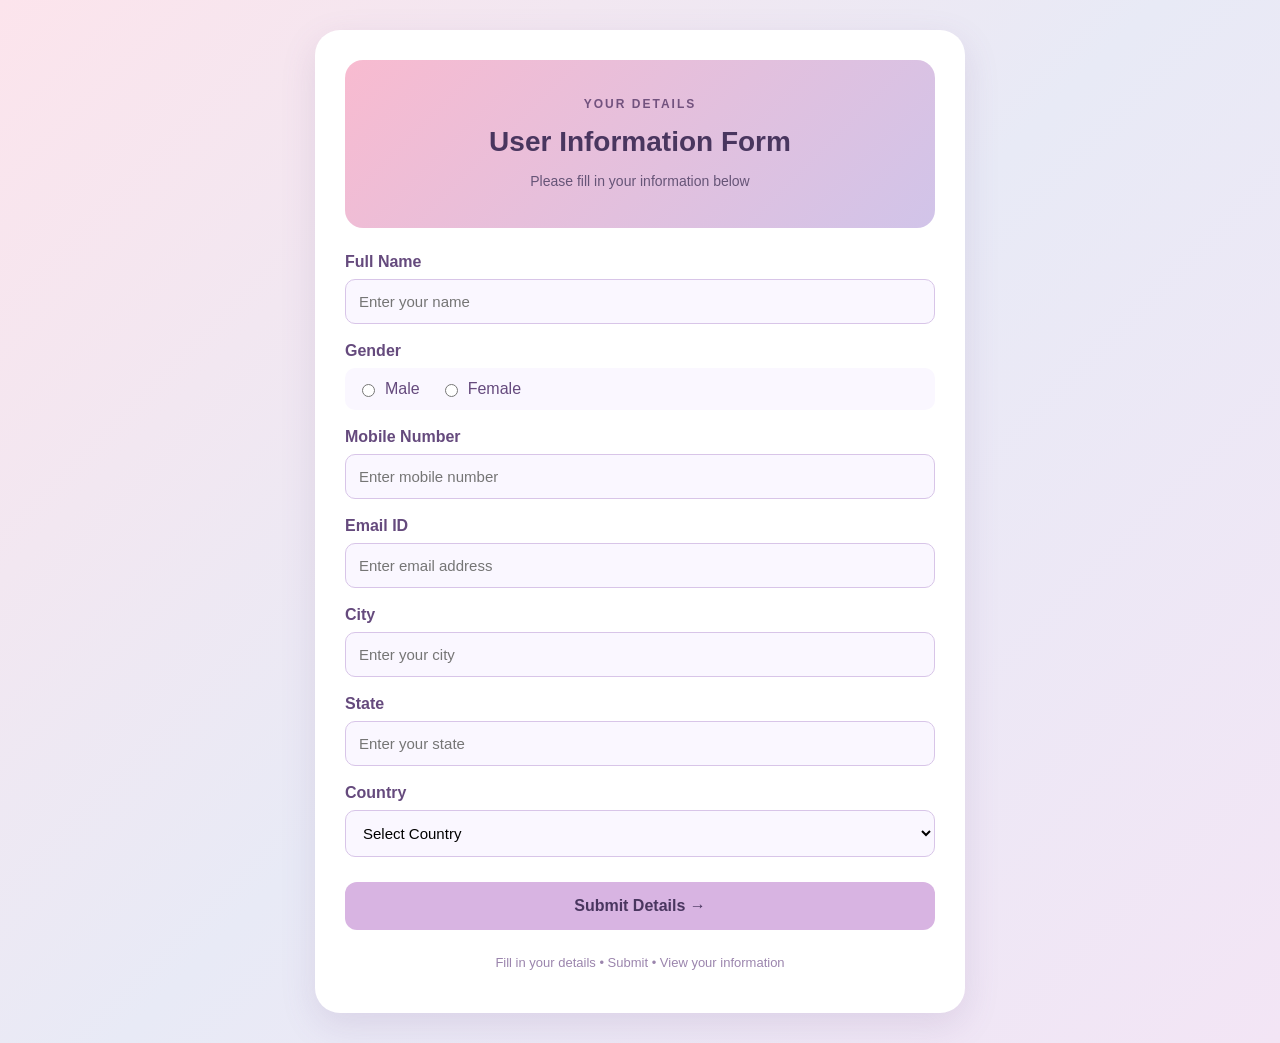
<file: index.html>
<!DOCTYPE html>
<html lang="en">
<head>
    <meta charset="UTF-8">
    <meta name="viewport" content="width=device-width, initial-scale=1.0">
    <title>User Information Form</title>

    <link rel="stylesheet" href="style.css">
</head>

<body>

    <div class="container">

        <header>
            <p class="tagline">YOUR DETAILS</p>
            <h1>User Information Form</h1>
            <p class="subtitle">Please fill in your information below</p>
        </header>

        <form id="userForm">

            <label for="name">Full Name</label>
            <input type="text" id="name" placeholder="Enter your name" required>

            <label>Gender</label>
            <div class="gender">
                <label class="radio-label">
                    <input type="radio" name="gender" value="Male" required>
                    Male
                </label>

                <label class="radio-label">
                    <input type="radio" name="gender" value="Female">
                    Female
                </label>
            </div>

            <label for="mobile">Mobile Number</label>
            <input type="tel" id="mobile" placeholder="Enter mobile number" required>

            <label for="email">Email ID</label>
            <input type="email" id="email" placeholder="Enter email address" required>

            <label for="city">City</label>
            <input type="text" id="city" placeholder="Enter your city" required>

            <label for="state">State</label>
            <input type="text" id="state" placeholder="Enter your state" required>

            <label for="country">Country</label>
            <select id="country" required>
                <option value="">Select Country</option>
                <option>India</option>
                <option>USA</option>
                <option>Japan</option>
                <option>Australia</option>
                <option>France</option>
            </select>

            <button type="submit">Submit Details →</button>

        </form>

        <footer>
            <p>Fill in your details • Submit • View your information</p>
        </footer>

    </div>

    <script>
        document.getElementById("userForm").onsubmit = function(e) {
            e.preventDefault();

            let user = {
                name: document.getElementById("name").value,
                gender: document.querySelector('input[name="gender"]:checked').value,
                mobile: document.getElementById("mobile").value,
                email: document.getElementById("email").value,
                city: document.getElementById("city").value,
                state: document.getElementById("state").value,
                country: document.getElementById("country").value
            };

            localStorage.setItem("userData", JSON.stringify(user));

            window.location.href = "display.html";
        };
    </script>

</body>
</html>
</file>
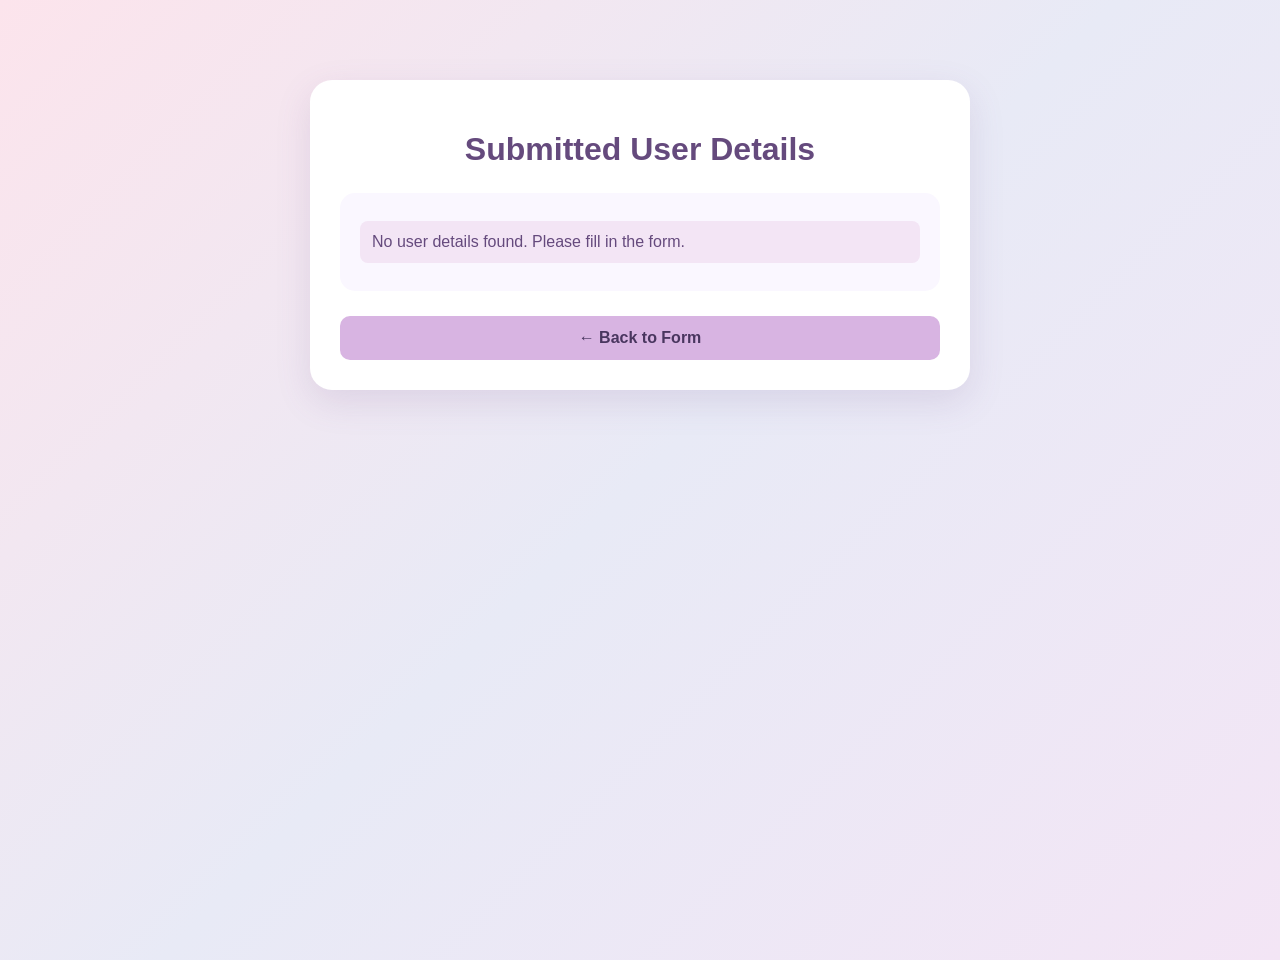
<file: display.html>
<!DOCTYPE html>
<html lang="en">
<head>
    <meta charset="UTF-8">
    <meta name="viewport" content="width=device-width, initial-scale=1.0">
    <title>Submitted User Details</title>

    <style>
        body {
            margin: 0;
            padding: 30px 15px;
            font-family: Arial, sans-serif;
            background: linear-gradient(135deg, #fce4ec, #e8eaf6, #f3e5f5);
            min-height: 100vh;
        }

        .container {
            max-width: 600px;
            margin: 50px auto;
            padding: 30px;
            background: white;
            border-radius: 22px;
            box-shadow: 0 12px 35px rgba(120, 90, 150, 0.15);
        }

        h1 {
            text-align: center;
            color: #654a7d;
        }

        .details {
            margin-top: 25px;
            padding: 20px;
            background: #faf7ff;
            border-radius: 15px;
        }

        .details p {
            padding: 12px;
            margin: 8px 0;
            background: #f3e5f5;
            border-radius: 8px;
            color: #654a7d;
        }

        a {
            display: block;
            text-align: center;
            margin-top: 25px;
            padding: 13px;
            background: #d8b4e2;
            color: #49365f;
            text-decoration: none;
            font-weight: bold;
            border-radius: 10px;
        }
    </style>
</head>

<body>

    <div class="container">

        <h1>Submitted User Details</h1>

        <div class="details" id="details"></div>

        <a href="index.html">← Back to Form</a>

    </div>

    <script>
        let user = JSON.parse(localStorage.getItem("userData"));

        if (user) {
            document.getElementById("details").innerHTML = `
                <p><strong>Name:</strong> ${user.name}</p>
                <p><strong>Gender:</strong> ${user.gender}</p>
                <p><strong>Mobile:</strong> ${user.mobile}</p>
                <p><strong>Email:</strong> ${user.email}</p>
                <p><strong>City:</strong> ${user.city}</p>
                <p><strong>State:</strong> ${user.state}</p>
                <p><strong>Country:</strong> ${user.country}</p>
            `;
        } else {
            document.getElementById("details").innerHTML =
                "<p>No user details found. Please fill in the form.</p>";
        }
    </script>

</body>
</html>
</file>
<file: style.css>
* {
    box-sizing: border-box;
}

body {
    margin: 0;
    padding: 30px 15px;
    font-family: Arial, sans-serif;
    background: linear-gradient(135deg, #fce4ec, #e8eaf6, #f3e5f5);
    min-height: 100vh;
}

.container {
    max-width: 650px;
    margin: auto;
    padding: 30px;
    background: white;
    border-radius: 25px;
    box-shadow: 0 12px 35px rgba(120, 90, 150, 0.15);
}

header {
    text-align: center;
    padding: 25px;
    background: linear-gradient(135deg, #f8bbd0, #d1c4e9);
    border-radius: 18px;
}

.tagline {
    color: #72527e;
    font-size: 12px;
    font-weight: bold;
    letter-spacing: 2px;
}

h1 {
    color: #49365f;
    font-size: 28px;
    margin: 15px 0;
}

.subtitle {
    color: #665477;
    font-size: 14px;
}

form {
    margin-top: 25px;
}

form > label {
    display: block;
    margin-top: 18px;
    margin-bottom: 8px;
    color: #654a7d;
    font-weight: bold;
}

input[type="text"],
input[type="tel"],
input[type="email"],
select {
    width: 100%;
    padding: 13px;
    border: 1px solid #d8c5e8;
    border-radius: 10px;
    background: #faf7ff;
    font-size: 15px;
    outline: none;
}

input:focus,
select:focus {
    border-color: #b39ddb;
}

.gender {
    display: flex;
    gap: 20px;
    padding: 12px;
    background: #faf7ff;
    border-radius: 10px;
}

.radio-label {
    color: #654a7d;
    display: flex;
    align-items: center;
    gap: 7px;
}

button {
    width: 100%;
    margin-top: 25px;
    padding: 15px;
    border: none;
    border-radius: 12px;
    background: #d8b4e2;
    color: #49365f;
    font-size: 16px;
    font-weight: bold;
    cursor: pointer;
    transition: 0.3s;
}

button:hover {
    background: #c39bd3;
    transform: translateY(-3px);
}

footer {
    text-align: center;
    margin-top: 25px;
    color: #9b85ad;
    font-size: 13px;
}

@media (max-width: 500px) {
    .container {
        padding: 18px;
    }

    h1 {
        font-size: 23px;
    }
}
</file>
